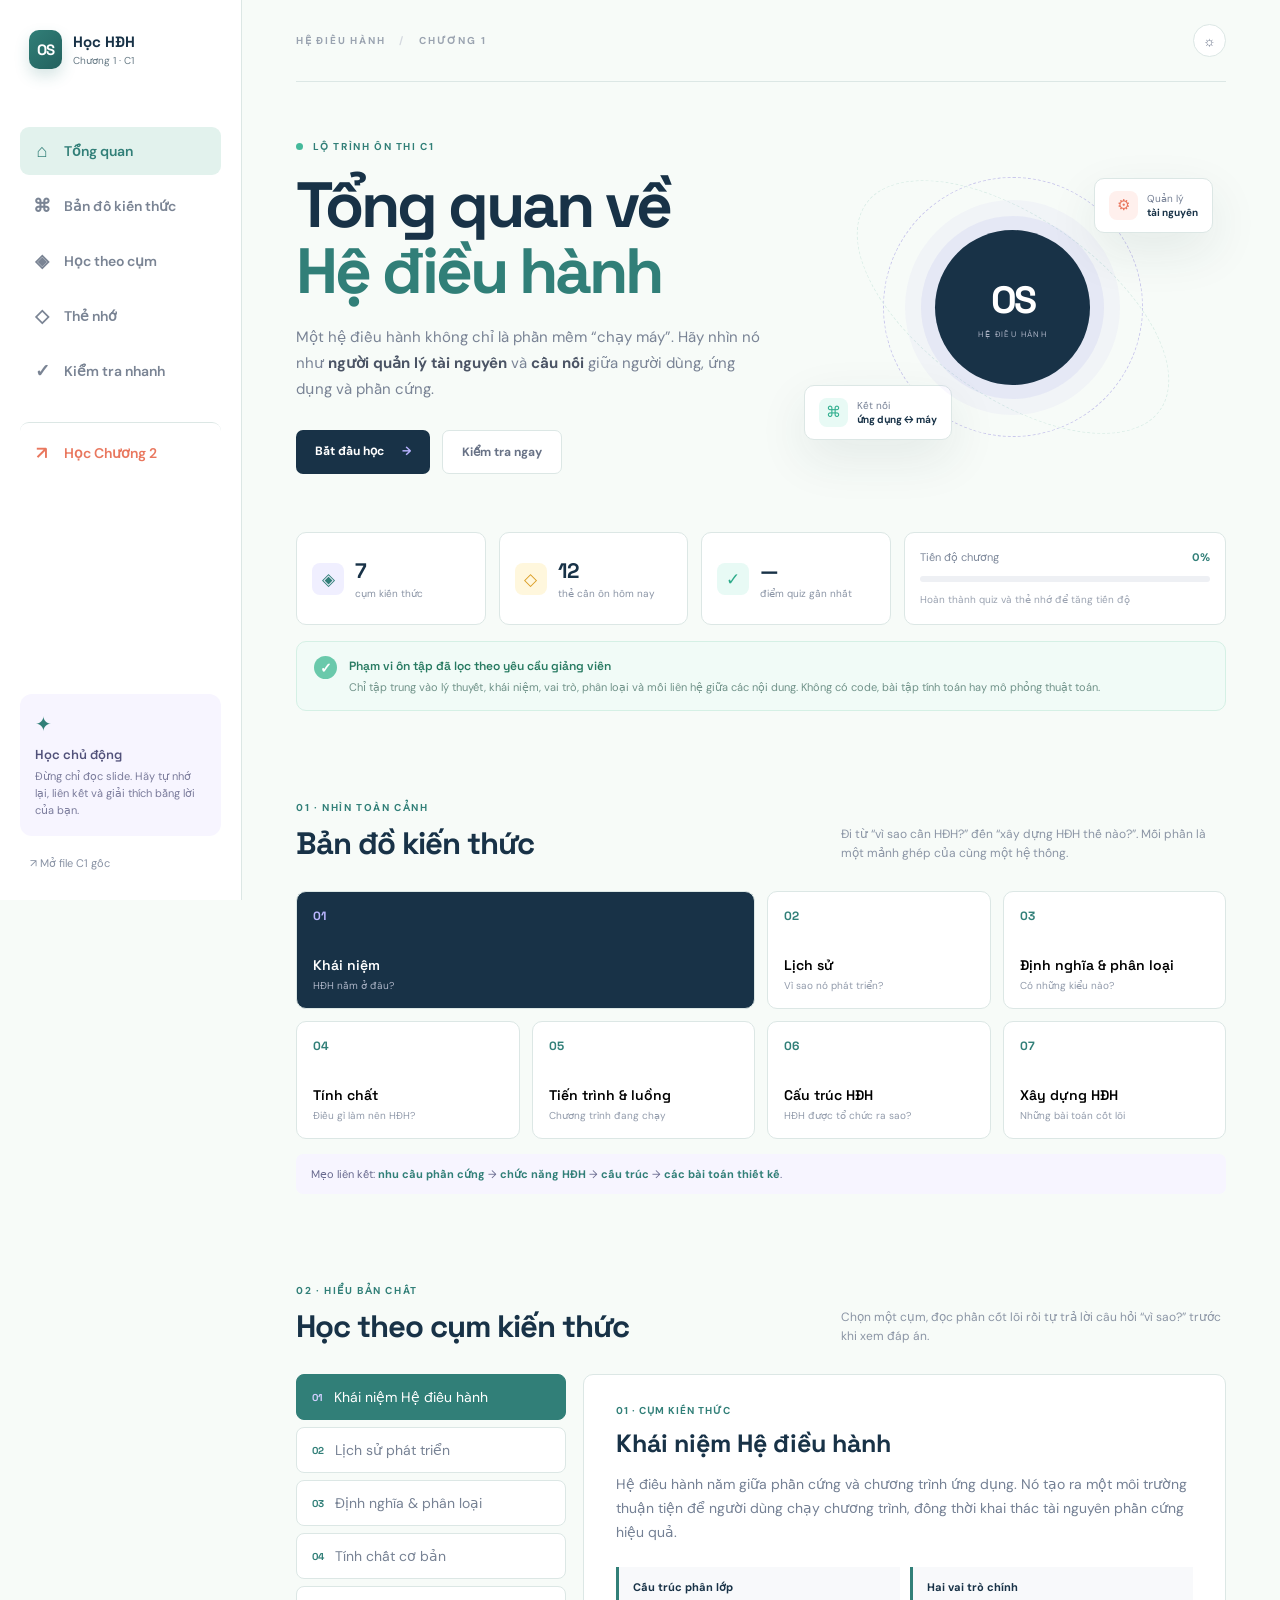
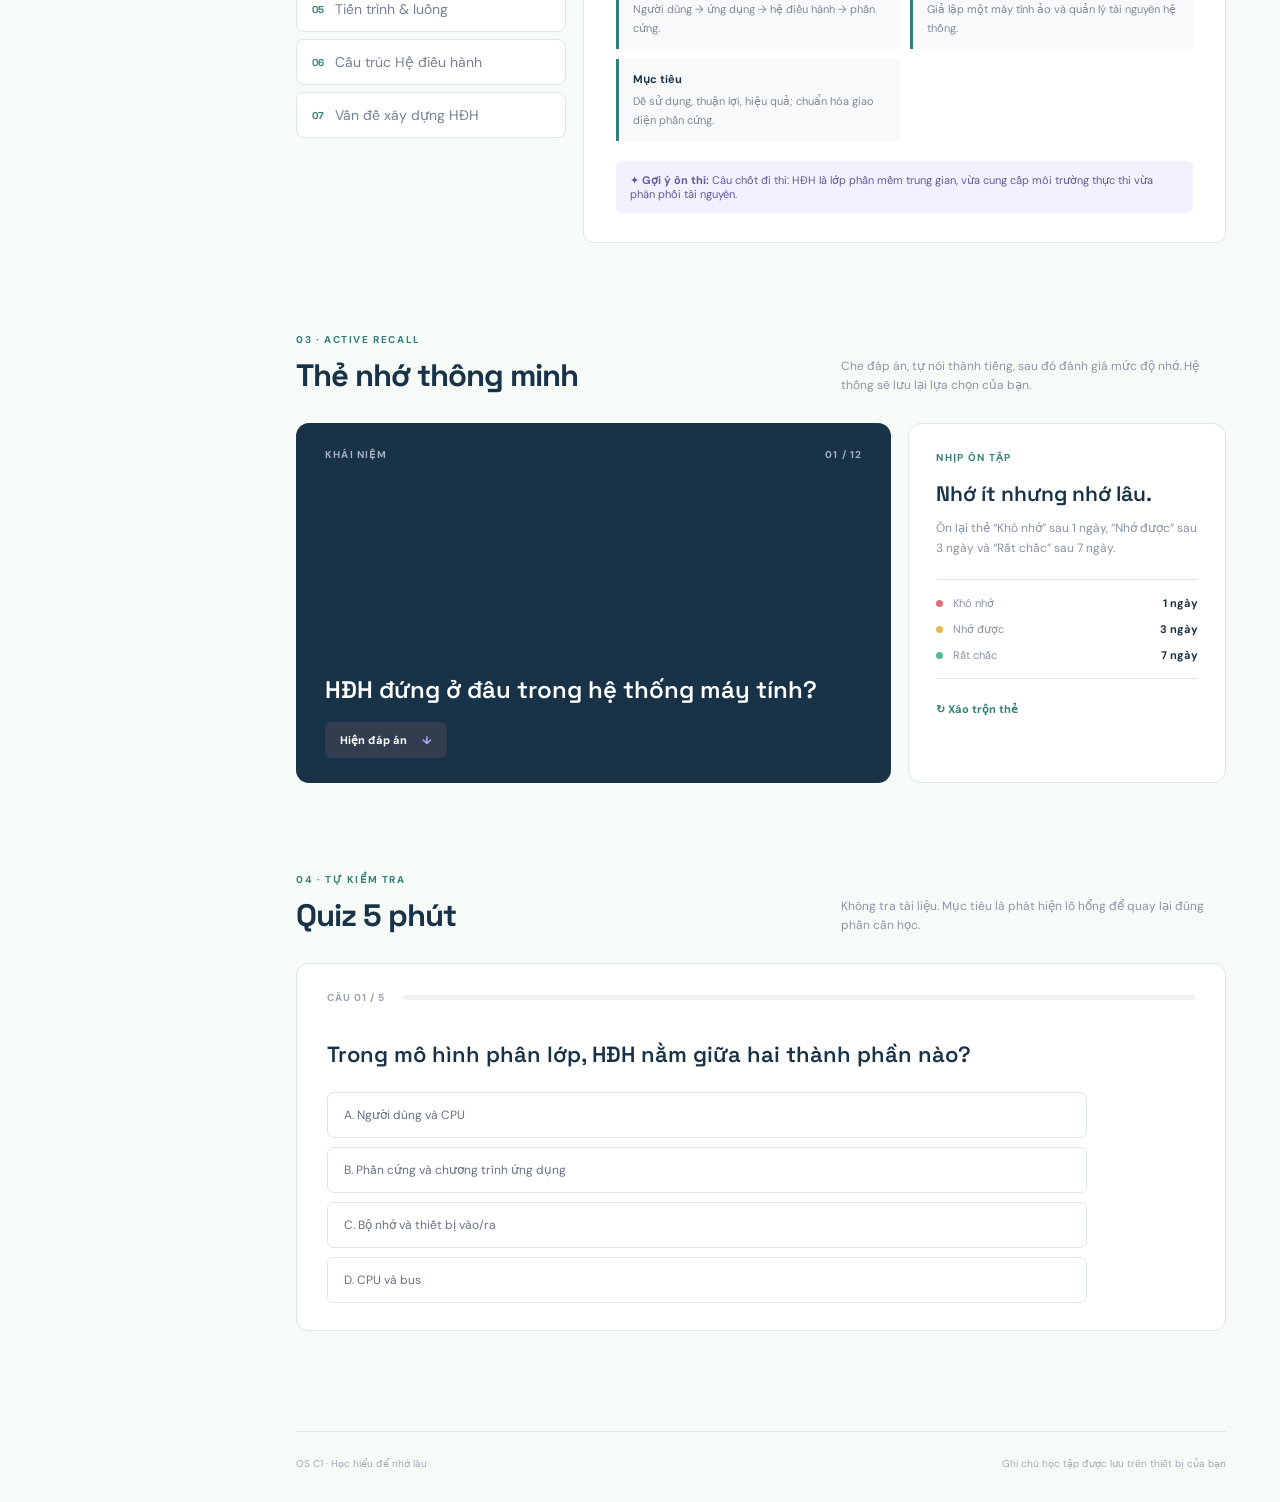
<file: index.html>
<!doctype html>
<html lang="vi">
<head>
  <meta charset="UTF-8" />
  <meta name="viewport" content="width=device-width, initial-scale=1.0" />
  <meta name="theme-color" content="#0f172a" />
  <title>OS C1 · Học hiểu để nhớ lâu</title>
  <link rel="preconnect" href="https://fonts.googleapis.com">
  <link rel="preconnect" href="https://fonts.gstatic.com" crossorigin>
  <link href="https://fonts.googleapis.com/css2?family=DM+Sans:wght@400;500;600;700&family=Space+Grotesk:wght@500;600;700&display=swap" rel="stylesheet">
  <link rel="stylesheet" href="styles.css" />
</head>
<body>
  <div class="app-shell">
    <aside class="sidebar">
      <a class="brand" href="#overview" aria-label="Về trang tổng quan">
        <span class="brand-mark">OS</span>
        <span><strong>Học HĐH</strong><small>Chương 1 · C1</small></span>
      </a>
      <nav class="nav" aria-label="Điều hướng chính">
        <a class="nav-link active" href="#overview"><span>⌂</span>Tổng quan</a>
        <a class="nav-link" href="#map"><span>⌘</span>Bản đồ kiến thức</a>
        <a class="nav-link" href="#learn"><span>◈</span>Học theo cụm</a>
        <a class="nav-link" href="#cards"><span>◇</span>Thẻ nhớ</a>
        <a class="nav-link" href="#quiz"><span>✓</span>Kiểm tra nhanh</a>
        <a class="nav-link chapter-link" href="c2.html"><span>↗</span>Học Chương 2</a>
      </nav>
      <div class="sidebar-note">
        <span class="spark">✦</span>
        <strong>Học chủ động</strong>
        <p>Đừng chỉ đọc slide. Hãy tự nhớ lại, liên kết và giải thích bằng lời của bạn.</p>
      </div>
      <a class="source-link" href="Hệ Điều Hành-C1.pdf" target="_blank" rel="noreferrer">↗ Mở file C1 gốc</a>
    </aside>

    <main class="main-content">
      <header class="topbar">
        <div class="breadcrumb">HỆ ĐIỀU HÀNH <span>/</span> CHƯƠNG 1</div>
        <button class="icon-button" id="themeToggle" title="Đổi giao diện" aria-label="Đổi giao diện">☼</button>
      </header>

      <section id="overview" class="hero section-anchor">
        <div class="hero-copy">
          <div class="eyebrow"><span class="status-dot"></span> LỘ TRÌNH ÔN THI C1</div>
          <h1>Tổng quan về<br><em>Hệ điều hành</em></h1>
          <p class="hero-text">Một hệ điều hành không chỉ là phần mềm “chạy máy”. Hãy nhìn nó như <strong>người quản lý tài nguyên</strong> và <strong>cầu nối</strong> giữa người dùng, ứng dụng và phần cứng.</p>
          <div class="hero-actions">
            <a class="button button-primary" href="#learn">Bắt đầu học <span>→</span></a>
            <a class="button button-quiet" href="#quiz">Kiểm tra ngay</a>
          </div>
        </div>
        <div class="hero-visual">
          <div class="orbit orbit-one"></div><div class="orbit orbit-two"></div>
          <div class="core"><span>OS</span><small>HỆ ĐIỀU HÀNH</small></div>
          <div class="float-card float-top"><span class="mini-icon coral">⚙</span><span>Quản lý<br><b>tài nguyên</b></span></div>
          <div class="float-card float-bottom"><span class="mini-icon mint">⌘</span><span>Kết nối<br><b>ứng dụng ↔ máy</b></span></div>
        </div>
      </section>

      <section class="stats-grid" aria-label="Tiến độ học tập">
        <div class="stat-card"><span class="stat-icon purple">◈</span><div><strong>7</strong><span>cụm kiến thức</span></div></div>
        <div class="stat-card"><span class="stat-icon orange">◇</span><div><strong id="cardCount">12</strong><span>thẻ cần ôn hôm nay</span></div></div>
        <div class="stat-card"><span class="stat-icon green">✓</span><div><strong id="quizScore">—</strong><span>điểm quiz gần nhất</span></div></div>
        <div class="progress-card"><div class="progress-label"><span>Tiến độ chương</span><strong id="progressValue">0%</strong></div><div class="progress-bar"><i id="progressBar"></i></div><small>Hoàn thành quiz và thẻ nhớ để tăng tiến độ</small></div>
      </section>
      <div class="scope-banner"><span class="scope-check">✓</span><div><strong>Phạm vi ôn tập đã lọc theo yêu cầu giảng viên</strong><p>Chỉ tập trung vào lý thuyết, khái niệm, vai trò, phân loại và mối liên hệ giữa các nội dung. Không có code, bài tập tính toán hay mô phỏng thuật toán.</p></div></div>

      <section id="map" class="content-section section-anchor">
        <div class="section-heading"><div><div class="eyebrow">01 · NHÌN TOÀN CẢNH</div><h2>Bản đồ kiến thức</h2></div><p>Đi từ “vì sao cần HĐH?” đến “xây dựng HĐH thế nào?”. Mỗi phần là một mảnh ghép của cùng một hệ thống.</p></div>
        <div class="map-grid">
          <button class="map-node node-main" data-topic="concept"><span class="node-number">01</span><strong>Khái niệm</strong><small>HĐH nằm ở đâu?</small></button>
          <button class="map-node" data-topic="history"><span class="node-number">02</span><strong>Lịch sử</strong><small>Vì sao nó phát triển?</small></button>
          <button class="map-node" data-topic="definition"><span class="node-number">03</span><strong>Định nghĩa & phân loại</strong><small>Có những kiểu nào?</small></button>
          <button class="map-node" data-topic="properties"><span class="node-number">04</span><strong>Tính chất</strong><small>Điều gì làm nên HĐH?</small></button>
          <button class="map-node" data-topic="process"><span class="node-number">05</span><strong>Tiến trình & luồng</strong><small>Chương trình đang chạy</small></button>
          <button class="map-node" data-topic="structure"><span class="node-number">06</span><strong>Cấu trúc HĐH</strong><small>HĐH được tổ chức ra sao?</small></button>
          <button class="map-node" data-topic="design"><span class="node-number">07</span><strong>Xây dựng HĐH</strong><small>Những bài toán cốt lõi</small></button>
        </div>
        <div class="connection-hint">Mẹo liên kết: <b>nhu cầu phần cứng</b> → <b>chức năng HĐH</b> → <b>cấu trúc</b> → <b>các bài toán thiết kế</b>.</div>
      </section>

      <section id="learn" class="content-section section-anchor">
        <div class="section-heading"><div><div class="eyebrow">02 · HIỂU BẢN CHẤT</div><h2>Học theo cụm kiến thức</h2></div><p>Chọn một cụm, đọc phần cốt lõi rồi tự trả lời câu hỏi “vì sao?” trước khi xem đáp án.</p></div>
        <div class="topic-layout">
          <div class="topic-list" id="topicList"></div>
          <article class="topic-detail" id="topicDetail"></article>
        </div>
      </section>

      <section id="cards" class="content-section section-anchor">
        <div class="section-heading"><div><div class="eyebrow">03 · ACTIVE RECALL</div><h2>Thẻ nhớ thông minh</h2></div><p>Che đáp án, tự nói thành tiếng, sau đó đánh giá mức độ nhớ. Hệ thống sẽ lưu lại lựa chọn của bạn.</p></div>
        <div class="flashcard-wrap">
          <div class="flashcard" id="flashcard">
            <div class="card-meta"><span id="cardTopic">KHÁI NIỆM</span><span id="cardIndex">01 / 12</span></div>
            <div class="card-question" id="cardQuestion"></div>
            <div class="card-answer" id="cardAnswer"></div>
            <button class="reveal-button" id="revealCard">Hiện đáp án <span>↓</span></button>
            <div class="rating-actions hidden" id="ratingActions">
              <button class="rating hard" data-rating="hard">Khó nhớ</button>
              <button class="rating okay" data-rating="okay">Nhớ được</button>
              <button class="rating easy" data-rating="easy">Rất chắc</button>
            </div>
          </div>
          <div class="card-side"><div class="side-label">NHỊP ÔN TẬP</div><h3>Nhớ ít nhưng nhớ lâu.</h3><p>Ôn lại thẻ “Khó nhớ” sau 1 ngày, “Nhớ được” sau 3 ngày và “Rất chắc” sau 7 ngày.</p><div class="review-plan"><span><i class="dot red"></i> Khó nhớ <b>1 ngày</b></span><span><i class="dot yellow"></i> Nhớ được <b>3 ngày</b></span><span><i class="dot green"></i> Rất chắc <b>7 ngày</b></span></div><button class="text-button" id="shuffleCards">↻ Xáo trộn thẻ</button></div>
        </div>
      </section>

      <section id="quiz" class="content-section section-anchor">
        <div class="section-heading"><div><div class="eyebrow">04 · TỰ KIỂM TRA</div><h2>Quiz 5 phút</h2></div><p>Không tra tài liệu. Mục tiêu là phát hiện lỗ hổng để quay lại đúng phần cần học.</p></div>
        <div class="quiz-panel" id="quizPanel">
          <div class="quiz-progress"><span id="quizStep">CÂU 01 / 05</span><div><i id="quizProgressBar"></i></div></div>
          <div id="quizContent"></div>
        </div>
      </section>

      <footer><span>OS C1 · Học hiểu để nhớ lâu</span><span>Ghi chú học tập được lưu trên thiết bị của bạn</span></footer>
    </main>
  </div>
  <script src="app.js"></script>
</body>
</html>
</file>
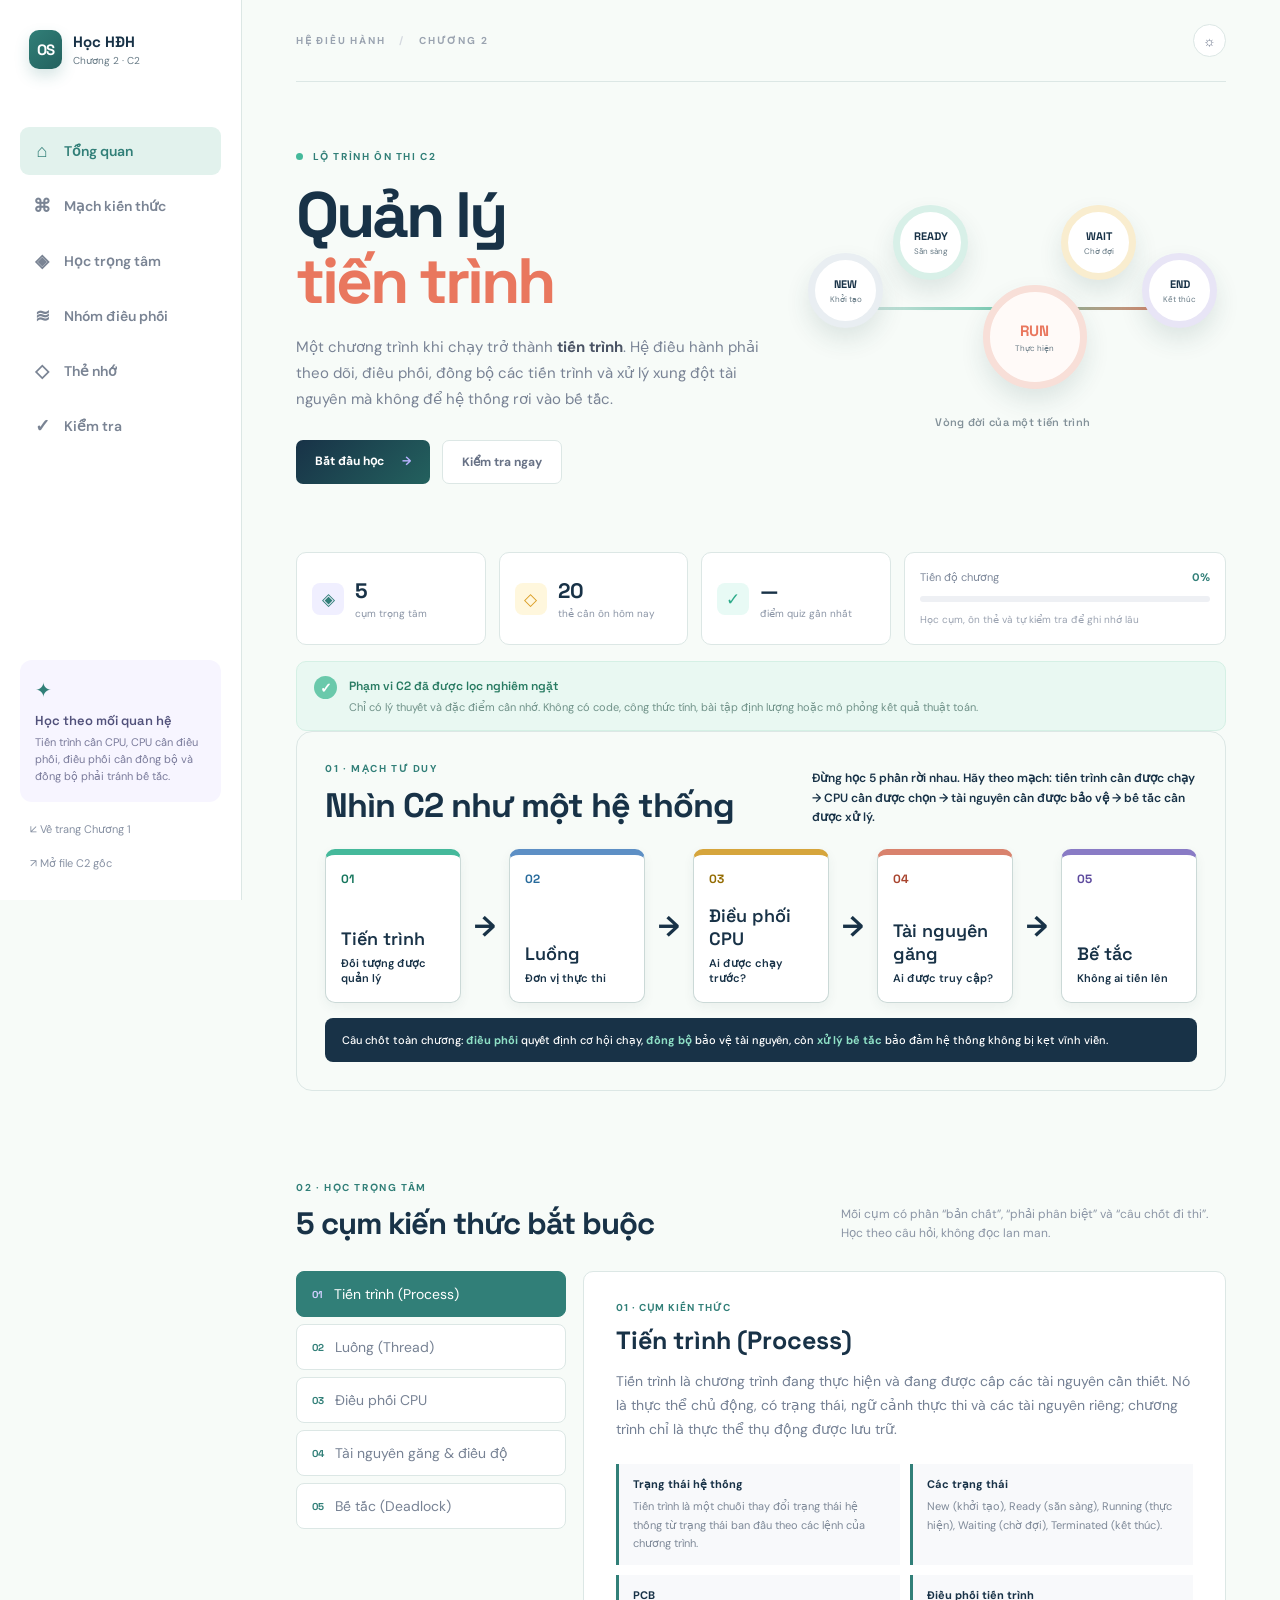
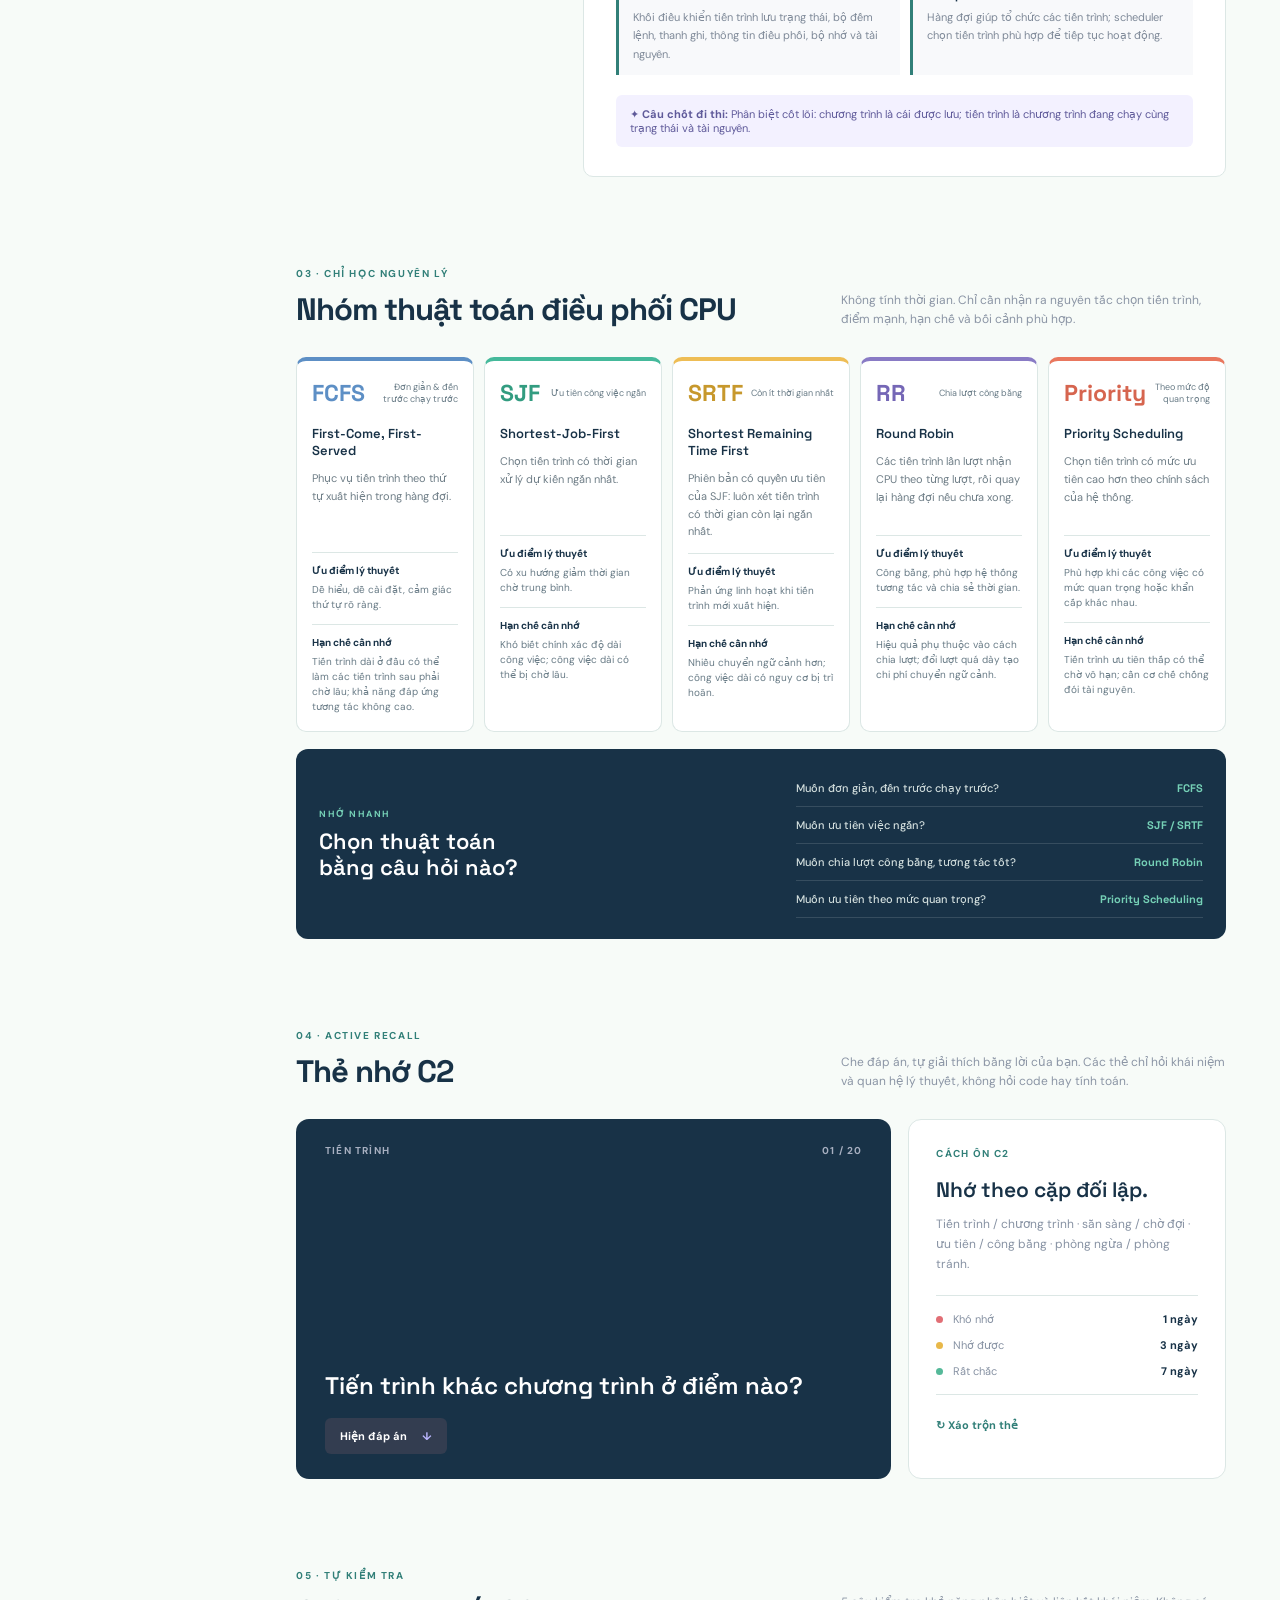
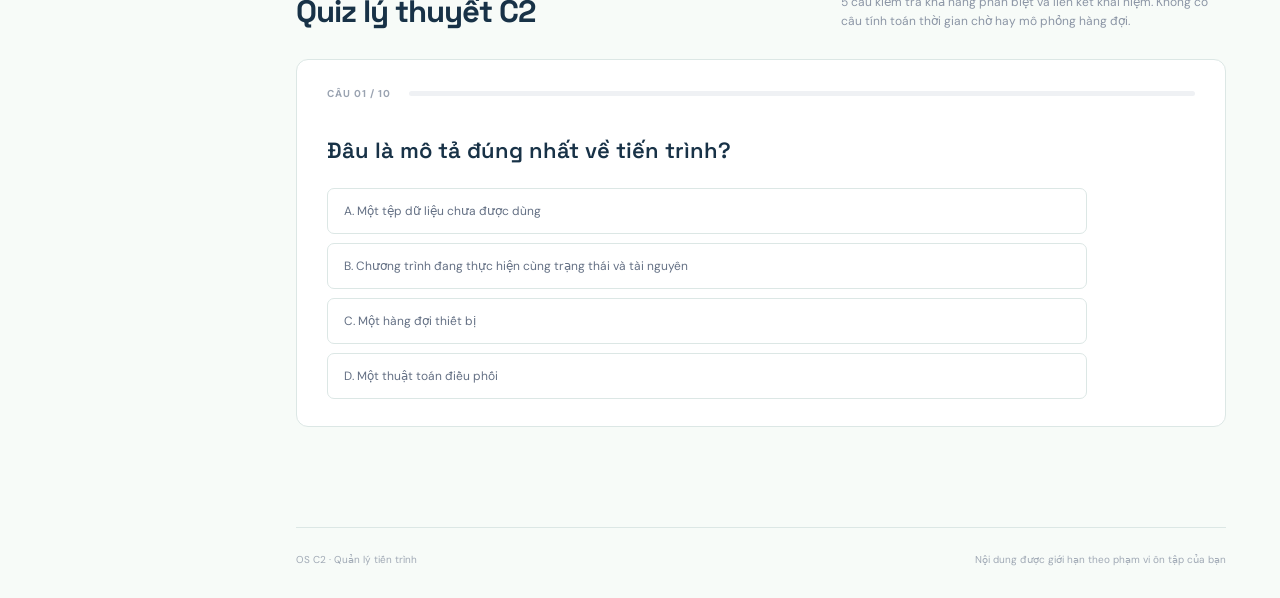
<file: c2.html>
<!doctype html>
<html lang="vi">
<head>
  <meta charset="UTF-8">
  <meta name="viewport" content="width=device-width, initial-scale=1.0">
  <meta name="theme-color" content="#183247">
  <title>OS C2 · Quản lý tiến trình</title>
  <link rel="preconnect" href="https://fonts.googleapis.com">
  <link rel="preconnect" href="https://fonts.gstatic.com" crossorigin>
  <link href="https://fonts.googleapis.com/css2?family=DM+Sans:wght@400;500;600;700&family=Space+Grotesk:wght@500;600;700&display=swap" rel="stylesheet">
  <link rel="stylesheet" href="styles.css?v=2">
</head>
<body class="chapter-two">
  <div class="app-shell">
    <aside class="sidebar">
      <a class="brand" href="#overview"><span class="brand-mark">OS</span><span><strong>Học HĐH</strong><small>Chương 2 · C2</small></span></a>
      <nav class="nav" aria-label="Điều hướng chương 2">
        <a class="nav-link active" href="#overview"><span>⌂</span>Tổng quan</a>
        <a class="nav-link" href="#map"><span>⌘</span>Mạch kiến thức</a>
        <a class="nav-link" href="#learn"><span>◈</span>Học trọng tâm</a>
        <a class="nav-link" href="#algorithms"><span>≋</span>Nhóm điều phối</a>
        <a class="nav-link" href="#cards"><span>◇</span>Thẻ nhớ</a>
        <a class="nav-link" href="#quiz"><span>✓</span>Kiểm tra</a>
      </nav>
      <div class="sidebar-note"><span class="spark">✦</span><strong>Học theo mối quan hệ</strong><p>Tiến trình cần CPU, CPU cần điều phối, điều phối cần đồng bộ và đồng bộ phải tránh bế tắc.</p></div>
      <a class="source-link" href="index.html">↙ Về trang Chương 1</a>
      <a class="source-link" href="Hệ Điều Hành-C2.pdf" target="_blank" rel="noreferrer">↗ Mở file C2 gốc</a>
    </aside>

    <main class="main-content">
      <header class="topbar"><div class="breadcrumb">HỆ ĐIỀU HÀNH <span>/</span> CHƯƠNG 2</div><button class="icon-button" id="themeToggle" title="Đổi giao diện" aria-label="Đổi giao diện">☼</button></header>

      <section id="overview" class="hero section-anchor">
        <div class="hero-copy">
          <div class="eyebrow"><span class="status-dot"></span> LỘ TRÌNH ÔN THI C2</div>
          <h1>Quản lý<br><em>tiến trình</em></h1>
          <p class="hero-text">Một chương trình khi chạy trở thành <strong>tiến trình</strong>. Hệ điều hành phải theo dõi, điều phối, đồng bộ các tiến trình và xử lý xung đột tài nguyên mà không để hệ thống rơi vào bế tắc.</p>
          <div class="hero-actions"><a class="button button-primary" href="#learn">Bắt đầu học <span>→</span></a><a class="button button-quiet" href="#quiz">Kiểm tra ngay</a></div>
        </div>
        <div class="hero-visual process-visual">
          <div class="process-line"></div>
          <div class="process-stage stage-new"><span>NEW</span><small>Khởi tạo</small></div>
          <div class="process-stage stage-ready"><span>READY</span><small>Sẵn sàng</small></div>
          <div class="process-stage stage-run"><span>RUN</span><small>Thực hiện</small></div>
          <div class="process-stage stage-wait"><span>WAIT</span><small>Chờ đợi</small></div>
          <div class="process-stage stage-end"><span>END</span><small>Kết thúc</small></div>
          <div class="process-caption">Vòng đời của một tiến trình</div>
        </div>
      </section>

      <section class="stats-grid" aria-label="Tiến độ học tập">
        <div class="stat-card"><span class="stat-icon purple">◈</span><div><strong>5</strong><span>cụm trọng tâm</span></div></div>
        <div class="stat-card"><span class="stat-icon orange">◇</span><div><strong id="c2CardCount">20</strong><span>thẻ cần ôn hôm nay</span></div></div>
        <div class="stat-card"><span class="stat-icon green">✓</span><div><strong id="c2QuizScore">—</strong><span>điểm quiz gần nhất</span></div></div>
        <div class="progress-card"><div class="progress-label"><span>Tiến độ chương</span><strong id="c2ProgressValue">0%</strong></div><div class="progress-bar"><i id="c2ProgressBar"></i></div><small>Học cụm, ôn thẻ và tự kiểm tra để ghi nhớ lâu</small></div>
      </section>
      <div class="scope-banner"><span class="scope-check">✓</span><div><strong>Phạm vi C2 đã được lọc nghiêm ngặt</strong><p>Chỉ có lý thuyết và đặc điểm cần nhớ. Không có code, công thức tính, bài tập định lượng hoặc mô phỏng kết quả thuật toán.</p></div></div>

      <section id="map" class="content-section section-anchor">
        <div class="section-heading"><div><div class="eyebrow">01 · MẠCH TƯ DUY</div><h2>Nhìn C2 như một hệ thống</h2></div><p>Đừng học 5 phần rời nhau. Hãy theo mạch: tiến trình cần được chạy → CPU cần được chọn → tài nguyên cần được bảo vệ → bế tắc cần được xử lý.</p></div>
        <div class="c2-map">
          <button class="c2-map-card map-process" data-topic="process"><span>01</span><strong>Tiến trình</strong><small>Đối tượng được quản lý</small></button>
          <div class="map-arrow">→</div>
          <button class="c2-map-card map-thread" data-topic="thread"><span>02</span><strong>Luồng</strong><small>Đơn vị thực thi</small></button>
          <div class="map-arrow">→</div>
          <button class="c2-map-card map-cpu" data-topic="cpu"><span>03</span><strong>Điều phối CPU</strong><small>Ai được chạy trước?</small></button>
          <div class="map-arrow">→</div>
          <button class="c2-map-card map-critical" data-topic="critical"><span>04</span><strong>Tài nguyên găng</strong><small>Ai được truy cập?</small></button>
          <div class="map-arrow">→</div>
          <button class="c2-map-card map-deadlock" data-topic="deadlock"><span>05</span><strong>Bế tắc</strong><small>Không ai tiến lên</small></button>
        </div>
        <div class="connection-hint">Câu chốt toàn chương: <b>điều phối</b> quyết định cơ hội chạy, <b>đồng bộ</b> bảo vệ tài nguyên, còn <b>xử lý bế tắc</b> bảo đảm hệ thống không bị kẹt vĩnh viễn.</div>
      </section>

      <section id="learn" class="content-section section-anchor">
        <div class="section-heading"><div><div class="eyebrow">02 · HỌC TRỌNG TÂM</div><h2>5 cụm kiến thức bắt buộc</h2></div><p>Mỗi cụm có phần “bản chất”, “phải phân biệt” và “câu chốt đi thi”. Học theo câu hỏi, không đọc lan man.</p></div>
        <div class="topic-layout"><div class="topic-list" id="c2TopicList"></div><article class="topic-detail" id="c2TopicDetail"></article></div>
      </section>

      <section id="algorithms" class="content-section section-anchor">
        <div class="section-heading"><div><div class="eyebrow">03 · CHỈ HỌC NGUYÊN LÝ</div><h2>Nhóm thuật toán điều phối CPU</h2></div><p>Không tính thời gian. Chỉ cần nhận ra nguyên tắc chọn tiến trình, điểm mạnh, hạn chế và bối cảnh phù hợp.</p></div>
        <div class="algorithm-grid" id="algorithmGrid"></div>
        <div class="compare-box"><div class="compare-title"><span>NHỚ NHANH</span><strong>Chọn thuật toán bằng câu hỏi nào?</strong></div><div class="compare-row"><b>Muốn đơn giản, đến trước chạy trước?</b><span>FCFS</span></div><div class="compare-row"><b>Muốn ưu tiên việc ngắn?</b><span>SJF / SRTF</span></div><div class="compare-row"><b>Muốn chia lượt công bằng, tương tác tốt?</b><span>Round Robin</span></div><div class="compare-row"><b>Muốn ưu tiên theo mức quan trọng?</b><span>Priority Scheduling</span></div></div>
      </section>

      <section id="cards" class="content-section section-anchor">
        <div class="section-heading"><div><div class="eyebrow">04 · ACTIVE RECALL</div><h2>Thẻ nhớ C2</h2></div><p>Che đáp án, tự giải thích bằng lời của bạn. Các thẻ chỉ hỏi khái niệm và quan hệ lý thuyết, không hỏi code hay tính toán.</p></div>
        <div class="flashcard-wrap"><div class="flashcard" id="c2Flashcard"><div class="card-meta"><span id="c2CardTopic">TIẾN TRÌNH</span><span id="c2CardIndex">01 / 20</span></div><div class="card-question" id="c2CardQuestion"></div><div class="card-answer" id="c2CardAnswer"></div><button class="reveal-button" id="c2RevealCard">Hiện đáp án <span>↓</span></button><div class="rating-actions hidden" id="c2RatingActions"><button class="rating hard">Khó nhớ</button><button class="rating okay">Nhớ được</button><button class="rating easy">Rất chắc</button></div></div><div class="card-side"><div class="side-label">CÁCH ÔN C2</div><h3>Nhớ theo cặp đối lập.</h3><p>Tiến trình / chương trình · sẵn sàng / chờ đợi · ưu tiên / công bằng · phòng ngừa / phòng tránh.</p><div class="review-plan"><span><i class="dot red"></i> Khó nhớ <b>1 ngày</b></span><span><i class="dot yellow"></i> Nhớ được <b>3 ngày</b></span><span><i class="dot green"></i> Rất chắc <b>7 ngày</b></span></div><button class="text-button" id="c2ShuffleCards">↻ Xáo trộn thẻ</button></div></div>
      </section>

      <section id="quiz" class="content-section section-anchor">
        <div class="section-heading"><div><div class="eyebrow">05 · TỰ KIỂM TRA</div><h2>Quiz lý thuyết C2</h2></div><p>5 câu kiểm tra khả năng phân biệt và liên kết khái niệm. Không có câu tính toán thời gian chờ hay mô phỏng hàng đợi.</p></div>
        <div class="quiz-panel" id="c2QuizPanel"><div class="quiz-progress"><span id="c2QuizStep">CÂU 01 / 10</span><div><i id="c2QuizProgressBar"></i></div></div><div id="c2QuizContent"></div></div>
      </section>
      <footer><span>OS C2 · Quản lý tiến trình</span><span>Nội dung được giới hạn theo phạm vi ôn tập của bạn</span></footer>
    </main>
  </div>
  <script src="c2.js"></script>
</body>
</html>
</file>
<file: styles.css>
:root{--ink:#183247;--muted:#687b86;--line:#dce7e5;--paper:#f7fbf8;--purple:#317f78;--purple-soft:#e2f2ed;--coral:#e9775e;--mint:#45b99b;--yellow:#eebd55;--blue:#5d8fc5;--shadow:0 18px 50px rgba(31,72,72,.09)}
body{background:radial-gradient(circle at 85% 4%,rgba(238,189,85,.12),transparent 25rem),var(--paper)}body.dark{--ink:#f1f7f5;--muted:#a3b8b8;--line:#30474a;--paper:#101d23;--purple:#75d0b6;--purple-soft:#1d3d3d;--shadow:0 18px 50px rgba(0,0,0,.24)}body.dark .sidebar,body.dark .topbar,body.dark .stat-card,body.dark .progress-card,body.dark .map-node,body.dark .topic-detail,body.dark .card-side,body.dark .quiz-panel,body.dark .button-quiet,body.dark .quiz-option{background:#172a30;color:var(--ink)}body.dark .nav-link,body.dark .source-link,body.dark .section-heading>p,body.dark .stat-card div span,body.dark .progress-card small,body.dark .map-node small,body.dark .topic-tab,body.dark .card-side p,body.dark .review-plan span,body.dark .quiz-option{color:#a3b8b8}body.dark .topic-tab{background:#172a30;border-color:var(--line)}body.dark .connection-hint,body.dark .exam-tip{background:#1b3a3b;color:#b9dfd3}body.dark .key-item{background:#20353a}body.dark .icon-button{background:#172a30;color:var(--ink)}
.chapter-link{margin-top:20px!important;border-top:1px solid var(--line);padding-top:18px!important;color:var(--coral)!important}.chapter-link:hover{background:#fff1ed!important;color:#c95740!important}
.chapter-two .hero{min-height:470px}.chapter-two .hero h1 em{color:var(--coral)}.chapter-two .hero .button-primary{background:linear-gradient(135deg,#183247,#23615e)}.chapter-two .process-visual{height:320px}.process-line{position:absolute;height:3px;background:linear-gradient(90deg,#dce7e5,#73c9af,#e9775e);left:9%;right:9%;top:47%;border-radius:4px}.process-stage{position:absolute;width:75px;height:75px;border-radius:50%;display:grid;place-items:center;align-content:center;gap:3px;background:#fff;border:7px solid #e8f1ee;box-shadow:0 12px 25px rgba(31,72,72,.12);z-index:2}.process-stage span{font:700 11px "Space Grotesk";color:var(--ink)}.process-stage small{font-size:8px;color:var(--muted)}.stage-new{left:2%;top:30%;border-color:#e9eef2}.stage-ready{left:22%;top:15%;border-color:#d8f0e8}.stage-run{left:43%;top:40%;width:104px;height:104px;border-color:#f8dfd8;background:#fffaf8}.stage-run span{font-size:15px;color:var(--coral)}.stage-wait{right:21%;top:15%;border-color:#f9edcf}.stage-end{right:2%;top:30%;border-color:#e8e5f6}.process-caption{position:absolute;bottom:15%;font:600 11px "Space Grotesk";color:#839199;letter-spacing:.3px}.c2-map{display:grid;grid-template-columns:1fr 30px 1fr 30px 1fr 30px 1fr 30px 1fr;align-items:center;gap:7px}.c2-map-card{min-height:142px;border:1px solid var(--line);border-radius:12px;background:#fff;padding:17px 14px;text-align:left;display:flex;flex-direction:column;transition:.2s}.c2-map-card:hover{transform:translateY(-4px);box-shadow:var(--shadow);border-color:var(--purple)}.c2-map-card span{font:700 11px "Space Grotesk";color:var(--purple)}.c2-map-card strong{font:600 16px "Space Grotesk";margin-top:auto}.c2-map-card small{font-size:10px;color:var(--muted);margin-top:6px;line-height:1.35}.map-process{background:#e8f5f0}.map-thread{background:#eef6fa}.map-cpu{background:#fff7e4}.map-critical{background:#fff0eb}.map-deadlock{background:#f2effc}.map-process span{color:#2c9c7d}.map-thread span{color:#5d8fc5}.map-cpu span{color:#cf9521}.map-critical span{color:#d7654e}.map-deadlock span{color:#7469b7}.map-arrow{text-align:center;color:#aab8b8;font-size:21px}.algorithm-grid{display:grid;grid-template-columns:repeat(5,1fr);gap:10px}.algorithm-card{background:#fff;border:1px solid var(--line);border-top:4px solid var(--blue);border-radius:10px;padding:17px 15px;min-height:350px}.algorithm-top{display:flex;align-items:center;justify-content:space-between;gap:6px}.algorithm-top strong{font:700 23px "Space Grotesk";color:var(--blue)}.algorithm-top span{font-size:9px;color:var(--muted);text-align:right}.algorithm-card h3{font:600 13px "Space Grotesk";margin:17px 0 10px}.algorithm-card p{font-size:11px;line-height:1.6;color:#6f7e87;min-height:70px}.algorithm-note{border-top:1px solid var(--line);padding:11px 0 0;margin-top:12px}.algorithm-note b{display:block;font-size:10px;margin-bottom:5px;color:var(--ink)}.algorithm-note span{display:block;font-size:10px;line-height:1.5;color:var(--muted)}.alg-green{border-top-color:#45b99b}.alg-green .algorithm-top strong{color:#329c80}.alg-orange{border-top-color:#eebd55}.alg-orange .algorithm-top strong{color:#c7982c}.alg-purple{border-top-color:#897bc5}.alg-purple .algorithm-top strong{color:#7567b6}.alg-red{border-top-color:#e9775e}.alg-red .algorithm-top strong{color:#d6654f}.compare-box{margin-top:17px;background:#183247;color:#fff;border-radius:12px;padding:21px 23px;display:grid;grid-template-columns:1.1fr 1fr;gap:0 30px}.compare-title{grid-row:span 4;display:flex;flex-direction:column;justify-content:center}.compare-title span{font-size:9px;letter-spacing:1.5px;color:#75d0b6;font-weight:700}.compare-title strong{font:600 22px/1.2 "Space Grotesk";margin-top:8px;max-width:230px}.compare-row{display:flex;align-items:center;justify-content:space-between;border-bottom:1px solid rgba(255,255,255,.13);padding:11px 0;gap:15px}.compare-row b{font-size:11px;font-weight:500;color:#d4e0df}.compare-row span{font:700 11px "Space Grotesk";color:#75d0b6;white-space:nowrap}
body.dark .chapter-link:hover{background:#2c2324!important}body.dark .process-stage,body.dark .c2-map-card,body.dark .algorithm-card{background:#172a30}.chapter-two .scope-banner{background:#e9f8f2}.chapter-two .map-process{background:#20473f}.chapter-two .map-thread{background:#203b4b}.chapter-two .map-cpu{background:#4b4025}.chapter-two .map-critical{background:#4c3029}.chapter-two .map-deadlock{background:#39334d}@media(max-width:1050px){.algorithm-grid{grid-template-columns:repeat(3,1fr)}.c2-map{grid-template-columns:repeat(5,1fr)}.map-arrow{display:none}}@media(max-width:650px){.chapter-two .hero{min-height:540px}.c2-map{grid-template-columns:1fr 1fr}.c2-map-card{min-height:120px}.algorithm-grid{grid-template-columns:1fr}.algorithm-card{min-height:auto}.compare-box{display:block}.compare-title{margin-bottom:15px}.compare-title strong{max-width:none}.process-visual{display:none}}
*{box-sizing:border-box}html{scroll-behavior:smooth}body{margin:0;background:var(--paper);color:var(--ink);font:14px "DM Sans",sans-serif}button,a{font:inherit}button{cursor:pointer;border:0}a{text-decoration:none;color:inherit}.app-shell{display:flex;min-height:100vh}.sidebar{width:242px;background:#fff;border-right:1px solid var(--line);padding:30px 20px;position:fixed;inset:0 auto 0 0;display:flex;flex-direction:column;z-index:5}.brand{display:flex;gap:11px;align-items:center;margin:0 9px 58px}.brand-mark{background:linear-gradient(135deg,var(--purple),#23615e);color:#fff;border-radius:10px;font:700 15px "Space Grotesk";padding:10px 8px;letter-spacing:-1px;box-shadow:0 7px 15px rgba(49,127,120,.2)}.brand strong,.brand small{display:block}.brand strong{font:700 15px "Space Grotesk"}.brand small{font-size:10px;color:var(--muted);margin-top:3px}.nav{display:grid;gap:7px}.nav-link{padding:12px 13px;border-radius:9px;color:#7a8494;display:flex;gap:13px;align-items:center;font-weight:600}.nav-link span{font-size:18px;width:18px;text-align:center}.nav-link.active,.nav-link:hover{background:var(--purple-soft);color:var(--purple)}.sidebar-note{margin-top:auto;background:#f7f5ff;border-radius:12px;padding:17px 15px;color:#51517a}.spark{font-size:20px;color:var(--purple)}.sidebar-note strong{display:block;margin:9px 0 5px;font:600 13px "Space Grotesk"}.sidebar-note p{font-size:11px;line-height:1.55;margin:0;color:#7a7b9b}.source-link{color:#8791a3;font-size:11px;margin:20px 10px 0}.main-content{margin-left:242px;width:calc(100% - 242px);max-width:1300px;padding:0 54px}.topbar{height:82px;border-bottom:1px solid var(--line);display:flex;align-items:center;justify-content:space-between}.breadcrumb{font-size:10px;font-weight:700;letter-spacing:1.8px;color:#9aa3b0}.breadcrumb span{margin:0 10px;color:#d4d8df}.icon-button{width:33px;height:33px;border:1px solid var(--line);background:#fff;border-radius:50%;color:#697389}.hero{min-height:450px;display:grid;grid-template-columns:1fr .9fr;align-items:center;gap:30px}.eyebrow{font-size:10px;color:var(--purple);font-weight:700;letter-spacing:1.6px}.status-dot{width:7px;height:7px;background:var(--mint);border-radius:50%;display:inline-block;margin-right:6px}.hero h1{font:700 clamp(42px,5vw,68px)/1.02 "Space Grotesk";letter-spacing:-3px;margin:20px 0}.hero h1 em{color:var(--purple);font-style:normal}.hero-text{max-width:530px;color:#798395;line-height:1.75;font-size:15px}.hero-text strong{color:#4b5465}.hero-actions{display:flex;gap:12px;margin-top:27px}.button{padding:13px 19px;border-radius:7px;font-weight:700;font-size:12px}.button-primary{background:var(--ink);color:#fff}.button-primary span{margin-left:15px;color:#b9b3ff}.button-quiet{color:#687286;border:1px solid var(--line);background:#fff}.hero-visual{height:310px;position:relative;display:grid;place-items:center}.core{width:155px;height:155px;border-radius:50%;background:var(--ink);color:#fff;display:grid;place-content:center;text-align:center;z-index:2;box-shadow:0 0 0 14px rgba(97,86,216,.08),0 0 0 30px rgba(97,86,216,.04)}.core span{font:700 38px "Space Grotesk";letter-spacing:-3px}.core small{font-size:8px;letter-spacing:1.4px;color:#aab1c3;margin-top:5px}.orbit{position:absolute;border:1px dashed #c9c7ec;border-radius:50%;width:260px;height:260px}.orbit-two{width:360px;height:180px;border-color:#dceee8;transform:rotate(35deg)}.float-card{position:absolute;background:#fff;padding:12px 14px;border:1px solid var(--line);border-radius:10px;display:flex;align-items:center;gap:9px;box-shadow:var(--shadow);font-size:10px;line-height:1.4;color:#768095}.float-card b{color:var(--ink)}.float-top{top:26px;right:3%}.float-bottom{bottom:22px;left:1%}.mini-icon{width:29px;height:29px;display:grid;place-items:center;border-radius:8px;font-size:15px}.coral{background:#fff0ed;color:var(--coral)}.mint{background:#e8faf5;color:#2eae8d}.stats-grid{display:grid;grid-template-columns:repeat(3,1fr) 1.7fr;gap:13px}.stat-card,.progress-card{background:#fff;border:1px solid var(--line);border-radius:10px;padding:17px 15px;display:flex;align-items:center;gap:11px}.stat-icon{width:32px;height:32px;border-radius:8px;display:grid;place-items:center;font-size:17px}.purple{color:var(--purple);background:#f0efff}.orange{color:#da9d22;background:#fff7dd}.green{color:#2dab8a;background:#e8faf5}.stat-card strong{display:block;font:700 21px "Space Grotesk"}.stat-card div span{display:block;color:#8a94a5;font-size:10px;margin-top:3px}.progress-card{display:block}.progress-label{display:flex;justify-content:space-between;font-size:11px;color:#7e899b}.progress-label strong{color:var(--purple)}.progress-bar{height:6px;background:#eef0f4;border-radius:4px;margin:12px 0 7px;overflow:hidden}.progress-bar i,.quiz-progress i{height:100%;display:block;background:var(--purple);width:0;border-radius:inherit;transition:.3s}.progress-card small{font-size:10px;color:#9ba3b1}.content-section{padding:90px 0 0}.section-heading{display:flex;justify-content:space-between;align-items:end;margin-bottom:28px}.section-heading h2{font:700 31px "Space Grotesk";letter-spacing:-1px;margin:9px 0 0}.section-heading>p{max-width:385px;color:#8b95a5;line-height:1.6;font-size:12px;margin:0}.map-grid{display:grid;grid-template-columns:repeat(4,1fr);gap:12px}.map-node{min-height:118px;background:#fff;border:1px solid var(--line);border-radius:10px;text-align:left;padding:16px;display:flex;flex-direction:column;transition:.2s}.map-node:hover,.map-node.selected{border-color:var(--purple);box-shadow:0 9px 24px rgba(97,86,216,.1);transform:translateY(-2px)}.map-node.node-main{grid-column:span 2;background:var(--ink);color:#fff}.node-number{color:var(--purple);font:700 12px "Space Grotesk";margin-bottom:auto}.node-main .node-number{color:#bcb7ff}.map-node strong{font:600 14px "Space Grotesk";margin-top:17px}.map-node small{color:#929bab;font-size:10px;margin-top:5px}.node-main small{color:#adb5c7}.connection-hint{margin-top:15px;background:#f7f5ff;color:#686a8f;border-radius:7px;padding:13px 15px;font-size:11px}.connection-hint b{color:var(--purple)}.topic-layout{display:grid;grid-template-columns:270px 1fr;gap:17px}.topic-list{display:grid;gap:7px;align-content:start}.topic-tab{padding:13px 15px;background:#fff;border:1px solid var(--line);border-radius:8px;text-align:left;color:#778294;display:flex;align-items:center;gap:11px}.topic-tab.active{background:var(--purple);border-color:var(--purple);color:#fff}.topic-tab span{font:700 10px "Space Grotesk";color:var(--purple)}.topic-tab.active span{color:#d2cfff}.topic-detail{background:#fff;border:1px solid var(--line);border-radius:10px;padding:29px 32px;min-height:300px}.detail-kicker{font-size:10px;color:var(--purple);font-weight:700;letter-spacing:1px}.topic-detail h3{font:700 25px "Space Grotesk";margin:10px 0}.topic-detail>p{color:#748094;line-height:1.7;max-width:730px}.key-grid{display:grid;grid-template-columns:repeat(2,1fr);gap:10px;margin-top:23px}.key-item{background:#f8f9fb;border-left:3px solid var(--purple);padding:13px 14px}.key-item strong{display:block;font-size:11px;margin-bottom:5px}.key-item span{font-size:11px;color:#7e8998;line-height:1.5}.exam-tip{margin-top:20px;color:#5f5a9a;background:#f3f1ff;padding:12px 14px;font-size:11px;border-radius:6px}.flashcard-wrap{display:grid;grid-template-columns:1.5fr .8fr;gap:17px}.flashcard{background:var(--ink);color:#fff;border-radius:13px;min-height:360px;padding:25px 29px;display:flex;flex-direction:column;position:relative}.card-meta{display:flex;justify-content:space-between;color:#a8b0c1;font-size:10px;letter-spacing:1.2px;font-weight:700}.card-question{font:600 24px/1.35 "Space Grotesk";max-width:630px;margin:auto 0 16px}.card-answer{color:#c1c9d8;line-height:1.7;font-size:13px;min-height:52px;display:none}.flashcard.revealed .card-question{font-size:19px;color:#bfc7d6}.flashcard.revealed .card-answer{display:block}.reveal-button{align-self:flex-start;border-radius:6px;padding:11px 15px;background:#333d50;color:#fff;font-size:11px;font-weight:700}.reveal-button span{color:#bcb7ff;margin-left:12px}.rating-actions{gap:7px;margin-top:12px}.rating{padding:8px 11px;border-radius:5px;font-size:10px;color:#fff}.rating.hard{background:#9e4c52}.rating.okay{background:#8c6b31}.rating.easy{background:#287b66}.hidden{display:none!important}.card-side{border:1px solid var(--line);background:#fff;border-radius:13px;padding:27px}.side-label{font-size:10px;letter-spacing:1.3px;color:var(--purple);font-weight:700}.card-side h3{font:600 21px "Space Grotesk";margin:16px 0 8px}.card-side p{color:#8792a3;font-size:12px;line-height:1.65}.review-plan{display:grid;gap:12px;border-top:1px solid var(--line);border-bottom:1px solid var(--line);padding:16px 0;margin:20px 0}.review-plan span{font-size:11px;color:#8792a3}.review-plan b{float:right;color:var(--ink)}.dot{width:7px;height:7px;border-radius:50%;display:inline-block;margin-right:7px}.red{background:#e16e75}.yellow{background:#e8b849}.dot.green{background:#55b999}.text-button{background:none;color:var(--purple);font-weight:700;font-size:11px;padding:0}.quiz-panel{background:#fff;border:1px solid var(--line);border-radius:12px;padding:27px 30px}.quiz-progress{display:flex;align-items:center;gap:18px;color:#9aa3b1;font-size:10px;font-weight:700;letter-spacing:1px}.quiz-progress>div{height:5px;background:#eff1f4;border-radius:4px;flex:1;overflow:hidden}.quiz-progress i{width:20%}.quiz-question{font:600 22px/1.4 "Space Grotesk";margin:35px 0 22px;max-width:780px}.quiz-options{display:grid;gap:9px;max-width:760px}.quiz-option{padding:14px 16px;border:1px solid var(--line);border-radius:7px;background:#fff;text-align:left;color:#647084;font-size:12px}.quiz-option:hover{border-color:#aaa4ed}.quiz-option.correct{background:#ecfaf5;border-color:#72cdae;color:#207b63}.quiz-option.wrong{background:#fff0ef;border-color:#ed9b92;color:#a94c45}.quiz-next{margin-top:18px;background:var(--ink);color:#fff;border-radius:6px;padding:11px 16px;font-size:11px;font-weight:700}.quiz-explain{font-size:11px;color:#788497;margin-top:13px;line-height:1.6}.result-box{text-align:center;padding:35px 0}.result-score{font:700 50px "Space Grotesk";color:var(--purple)}.result-box p{color:#8190a0}.restart{background:var(--purple);color:#fff;padding:11px 17px;border-radius:6px;font-size:11px;font-weight:700}footer{border-top:1px solid var(--line);margin-top:100px;padding:25px 0 32px;display:flex;justify-content:space-between;color:#a0a9b5;font-size:10px}@media(max-width:950px){.sidebar{width:205px}.main-content{margin-left:205px;width:calc(100% - 205px);padding:0 28px}.stats-grid{grid-template-columns:repeat(2,1fr)}.progress-card{grid-column:span 2}.hero{grid-template-columns:1fr}.hero-visual{display:none}.map-grid{grid-template-columns:repeat(2,1fr)}.map-node.node-main{grid-column:span 2}}@media(max-width:650px){.sidebar{position:static;width:100%;height:auto;padding:17px 16px;display:block;border-right:0;border-bottom:1px solid var(--line)}.brand{margin:0 0 16px}.nav{display:flex;overflow:auto}.nav-link{white-space:nowrap;padding:9px}.sidebar-note,.source-link{display:none}.app-shell{display:block}.main-content{margin:0;width:100%;padding:0 17px}.topbar{height:58px}.hero{min-height:500px}.hero h1{font-size:48px}.content-section{padding-top:60px}.section-heading{display:block}.section-heading>p{margin-top:15px}.map-grid,.topic-layout,.flashcard-wrap{grid-template-columns:1fr}.topic-detail{padding:22px}.stats-grid{gap:8px}.stat-card{padding:13px 10px}.stat-card strong{font-size:18px}.key-grid{grid-template-columns:1fr}.quiz-panel{padding:20px 17px}footer{display:block;line-height:2}.hero-actions{margin-top:20px}}

/* C2 concept map: use stronger contrast so each relationship is readable at a glance. */
.chapter-two #map{background:#edf5f3;border:1px solid #cfe2de;border-radius:20px;padding:28px 26px 25px}
.chapter-two #map .section-heading{margin-bottom:22px}
.chapter-two #map .section-heading h2{color:#102f3d}
.chapter-two #map .section-heading>p{color:#49616a}
.chapter-two .c2-map{gap:9px}
.chapter-two .c2-map-card{min-height:154px;border:2px solid transparent;box-shadow:0 8px 18px rgba(24,50,71,.08);justify-content:flex-start}
.chapter-two .c2-map-card:hover{box-shadow:0 13px 24px rgba(24,50,71,.16);border-color:#183247}
.chapter-two .c2-map-card span{font-size:12px}
.chapter-two .c2-map-card strong{margin-top:auto;color:#183247;font-size:17px}
.chapter-two .c2-map-card small{color:#405761;font-size:11px}
.chapter-two .map-process{background:#d7f0e8;border-color:#70bda8}
.chapter-two .map-thread{background:#dcecf7;border-color:#78a9cf}
.chapter-two .map-cpu{background:#fff0c7;border-color:#d5a73c}
.chapter-two .map-critical{background:#ffe0d7;border-color:#d7836e}
.chapter-two .map-deadlock{background:#e6def8;border-color:#9a89cf}
.chapter-two .map-process span{color:#16765d}
.chapter-two .map-thread span{color:#286b9c}
.chapter-two .map-cpu span{color:#936b00}
.chapter-two .map-critical span{color:#a8442e}
.chapter-two .map-deadlock span{color:#5d4a9e}
.chapter-two .map-arrow{color:#183247;font-weight:700}
.chapter-two .connection-hint{background:#183247;color:#f5fbfa;border-radius:10px;padding:15px 17px}
.chapter-two .connection-hint b{color:#8fe0c6}
body.dark .chapter-two #map{background:#142b31;border-color:#31545a}
body.dark .chapter-two #map .section-heading h2{color:#f1f7f5}
body.dark .chapter-two #map .section-heading>p{color:#b4c8c8}
body.dark .chapter-two .c2-map-card strong{color:#f1f7f5}
body.dark .chapter-two .c2-map-card small{color:#c3d6d5}
body.dark .chapter-two .map-process{background:#245448;border-color:#55b89e}
body.dark .chapter-two .map-thread{background:#24465b;border-color:#67a8d1}
body.dark .chapter-two .map-cpu{background:#5b4b22;border-color:#d7ad43}
body.dark .chapter-two .map-critical{background:#5b352e;border-color:#d88770}
body.dark .chapter-two .map-deadlock{background:#463c67;border-color:#a795dc}
body.dark .chapter-two .map-arrow{color:#d7ebe8}

/* High-contrast pass for the C2 map. */
.chapter-two #map{background:#f7fbf8;border:1px solid #dce7e5;border-radius:16px;padding:30px 28px 28px}
.chapter-two #map .section-heading h2{color:#183247;font-size:34px}
.chapter-two #map .section-heading>p{color:#183247;font-weight:600}
.chapter-two .c2-map-card{background:#ffffff!important;border:1px solid #cbd9d7!important;border-top:6px solid #183247!important;border-radius:10px;box-shadow:0 4px 12px rgba(31,72,72,.06);padding:16px 15px}
.chapter-two .c2-map-card strong{color:#183247!important;font-size:18px}
.chapter-two .c2-map-card small{color:#183247!important;font-weight:600}
.chapter-two .map-process{border-top-color:#45b99b!important}
.chapter-two .map-thread{border-top-color:#5d8fc5!important}
.chapter-two .map-cpu{border-top-color:#d6a53c!important}
.chapter-two .map-critical{border-top-color:#d9826d!important}
.chapter-two .map-deadlock{border-top-color:#897bc5!important}
.chapter-two .map-arrow{color:#183247;font-size:28px}
.chapter-two .connection-hint{background:#183247;color:#ffffff;border-radius:8px;font-weight:500}
body.dark .chapter-two #map{background:#f7fbf8;border-color:#dce7e5}
body.dark .chapter-two #map .section-heading h2,
body.dark .chapter-two #map .section-heading>p,
body.dark .chapter-two .c2-map-card strong,
body.dark .chapter-two .c2-map-card small,
body.dark .chapter-two .map-arrow{color:#183247!important}
body.dark .chapter-two .c2-map-card{background:#ffffff!important}
.scope-banner{margin-top:16px;background:#f1fbf7;border:1px solid #d5f0e5;border-radius:10px;padding:14px 17px;display:flex;gap:12px;align-items:flex-start;color:#4d7b6e}.scope-check{background:#6ac9ab;color:#fff;width:23px;height:23px;border-radius:50%;display:grid;place-items:center;font-weight:700;flex:none}.scope-banner strong{font:600 12px "Space Grotesk";color:#277a61}.scope-banner p{margin:5px 0 0;font-size:11px;line-height:1.55;color:#709289}.section-heading{display:flex;justify-content:space-between;align-items:end;margin-bottom:28px}.section-heading h2{font:700 31px "Space Grotesk";letter-spacing:-1px;margin:9px 0 0}.section-heading>p{max-width:385px;color:#8b95a5;line-height:1.6;font-size:12px;margin:0}.map-grid{display:grid;grid-template-columns:repeat(4,1fr);gap:12px}.map-node{min-height:118px;background:#fff;border:1px solid var(--line);border-radius:10px;text-align:left;padding:16px;display:flex;flex-direction:column;transition:.2s}.map-node:hover,.map-node.selected{border-color:var(--purple);box-shadow:0 9px 24px rgba(97,86,216,.1);transform:translateY(-2px)}.map-node.node-main{grid-column:span 2;background:var(--ink);color:#fff}.node-number{color:var(--purple);font:700 12px "Space Grotesk";margin-bottom:auto}.node-main .node-number{color:#bcb7ff}.map-node strong{font:600 14px "Space Grotesk";margin-top:17px}.map-node small{color:#929bab;font-size:10px;margin-top:5px}.node-main small{color:#adb5c7}.connection-hint{margin-top:15px;background:#f7f5ff;color:#686a8f;border-radius:7px;padding:13px 15px;font-size:11px}.connection-hint b{color:var(--purple)}.topic-layout{display:grid;grid-template-columns:270px 1fr;gap:17px}.topic-list{display:grid;gap:7px;align-content:start}.topic-tab{padding:13px 15px;background:#fff;border:1px solid var(--line);border-radius:8px;text-align:left;color:#778294;display:flex;align-items:center;gap:11px}.topic-tab.active{background:var(--purple);border-color:var(--purple);color:#fff}.topic-tab span{font:700 10px "Space Grotesk";color:var(--purple)}.topic-tab.active span{color:#d2cfff}.topic-detail{background:#fff;border:1px solid var(--line);border-radius:10px;padding:29px 32px;min-height:300px}.detail-kicker{font-size:10px;color:var(--purple);font-weight:700;letter-spacing:1px}.topic-detail h3{font:700 25px "Space Grotesk";margin:10px 0}.topic-detail>p{color:#748094;line-height:1.7;max-width:730px}.key-grid{display:grid;grid-template-columns:repeat(2,1fr);gap:10px;margin-top:23px}.key-item{background:#f8f9fb;border-left:3px solid var(--purple);padding:13px 14px}.key-item strong{display:block;font-size:11px;margin-bottom:5px}.key-item span{font-size:11px;color:#7e8998;line-height:1.5}.exam-tip{margin-top:20px;color:#5f5a9a;background:#f3f1ff;padding:12px 14px;font-size:11px;border-radius:6px}.flashcard-wrap{display:grid;grid-template-columns:1.5fr .8fr;gap:17px}.flashcard{background:var(--ink);color:#fff;border-radius:13px;min-height:360px;padding:25px 29px;display:flex;flex-direction:column;position:relative}.card-meta{display:flex;justify-content:space-between;color:#a8b0c1;font-size:10px;letter-spacing:1.2px;font-weight:700}.card-question{font:600 24px/1.35 "Space Grotesk";max-width:630px;margin:auto 0 16px}.card-answer{color:#c1c9d8;line-height:1.7;font-size:13px;min-height:52px;display:none}.flashcard.revealed .card-question{font-size:19px;color:#bfc7d6}.flashcard.revealed .card-answer{display:block}.reveal-button{align-self:flex-start;border-radius:6px;padding:11px 15px;background:#333d50;color:#fff;font-size:11px;font-weight:700}.reveal-button span{color:#bcb7ff;margin-left:12px}.rating-actions{gap:7px;margin-top:12px}.rating{padding:8px 11px;border-radius:5px;font-size:10px;color:#fff}.rating.hard{background:#9e4c52}.rating.okay{background:#8c6b31}.rating.easy{background:#287b66}.hidden{display:none!important}.card-side{border:1px solid var(--line);background:#fff;border-radius:13px;padding:27px}.side-label{font-size:10px;letter-spacing:1.3px;color:var(--purple);font-weight:700}.card-side h3{font:600 21px "Space Grotesk";margin:16px 0 8px}.card-side p{color:#8792a3;font-size:12px;line-height:1.65}.review-plan{display:grid;gap:12px;border-top:1px solid var(--line);border-bottom:1px solid var(--line);padding:16px 0;margin:20px 0}.review-plan span{font-size:11px;color:#8792a3}.review-plan b{float:right;color:var(--ink)}.dot{width:7px;height:7px;border-radius:50%;display:inline-block;margin-right:7px}.red{background:#e16e75}.yellow{background:#e8b849}.dot.green{background:#55b999}.text-button{background:none;color:var(--purple);font-weight:700;font-size:11px;padding:0}.quiz-panel{background:#fff;border:1px solid var(--line);border-radius:12px;padding:27px 30px}.quiz-progress{display:flex;align-items:center;gap:18px;color:#9aa3b1;font-size:10px;font-weight:700;letter-spacing:1px}.quiz-progress>div{height:5px;background:#eff1f4;border-radius:4px;flex:1;overflow:hidden}.quiz-progress i{width:20%}.quiz-question{font:600 22px/1.4 "Space Grotesk";margin:35px 0 22px;max-width:780px}.quiz-options{display:grid;gap:9px;max-width:760px}.quiz-option{padding:14px 16px;border:1px solid var(--line);border-radius:7px;background:#fff;text-align:left;color:#647084;font-size:12px}.quiz-option:hover{border-color:#aaa4ed}.quiz-option.correct{background:#ecfaf5;border-color:#72cdae;color:#207b63}.quiz-option.wrong{background:#fff0ef;border-color:#ed9b92;color:#a94c45}.quiz-next{margin-top:18px;background:var(--ink);color:#fff;border-radius:6px;padding:11px 16px;font-size:11px;font-weight:700}.quiz-explain{font-size:11px;color:#788497;margin-top:13px;line-height:1.6}.result-box{text-align:center;padding:35px 0}.result-score{font:700 50px "Space Grotesk";color:var(--purple)}.result-box p{color:#8190a0}.restart{background:var(--purple);color:#fff;padding:11px 17px;border-radius:6px;font-size:11px;font-weight:700}footer{border-top:1px solid var(--line);margin-top:100px;padding:25px 0 32px;display:flex;justify-content:space-between;color:#a0a9b5;font-size:10px}@media(max-width:950px){.sidebar{width:205px}.main-content{margin-left:205px;width:calc(100% - 205px);padding:0 28px}.stats-grid{grid-template-columns:repeat(2,1fr)}.progress-card{grid-column:span 2}.hero{grid-template-columns:1fr}.hero-visual{display:none}.map-grid{grid-template-columns:repeat(2,1fr)}.map-node.node-main{grid-column:span 2}}@media(max-width:650px){.sidebar{position:static;width:100%;height:auto;padding:17px 16px;display:block;border-right:0;border-bottom:1px solid var(--line)}.brand{margin:0 0 16px}.nav{display:flex;overflow:auto}.nav-link{white-space:nowrap;padding:9px}.sidebar-note,.source-link{display:none}.app-shell{display:block}.main-content{margin:0;width:100%;padding:0 17px}.topbar{height:58px}.hero{min-height:500px}.hero h1{font-size:48px}.content-section{padding-top:60px}.section-heading{display:block}.section-heading>p{margin-top:15px}.map-grid,.topic-layout,.flashcard-wrap{grid-template-columns:1fr}.topic-detail{padding:22px}.stats-grid{gap:8px}.stat-card{padding:13px 10px}.stat-card strong{font-size:18px}.key-grid{grid-template-columns:1fr}.quiz-panel{padding:20px 17px}footer{display:block;line-height:2}.hero-actions{margin-top:20px}}
</file>
